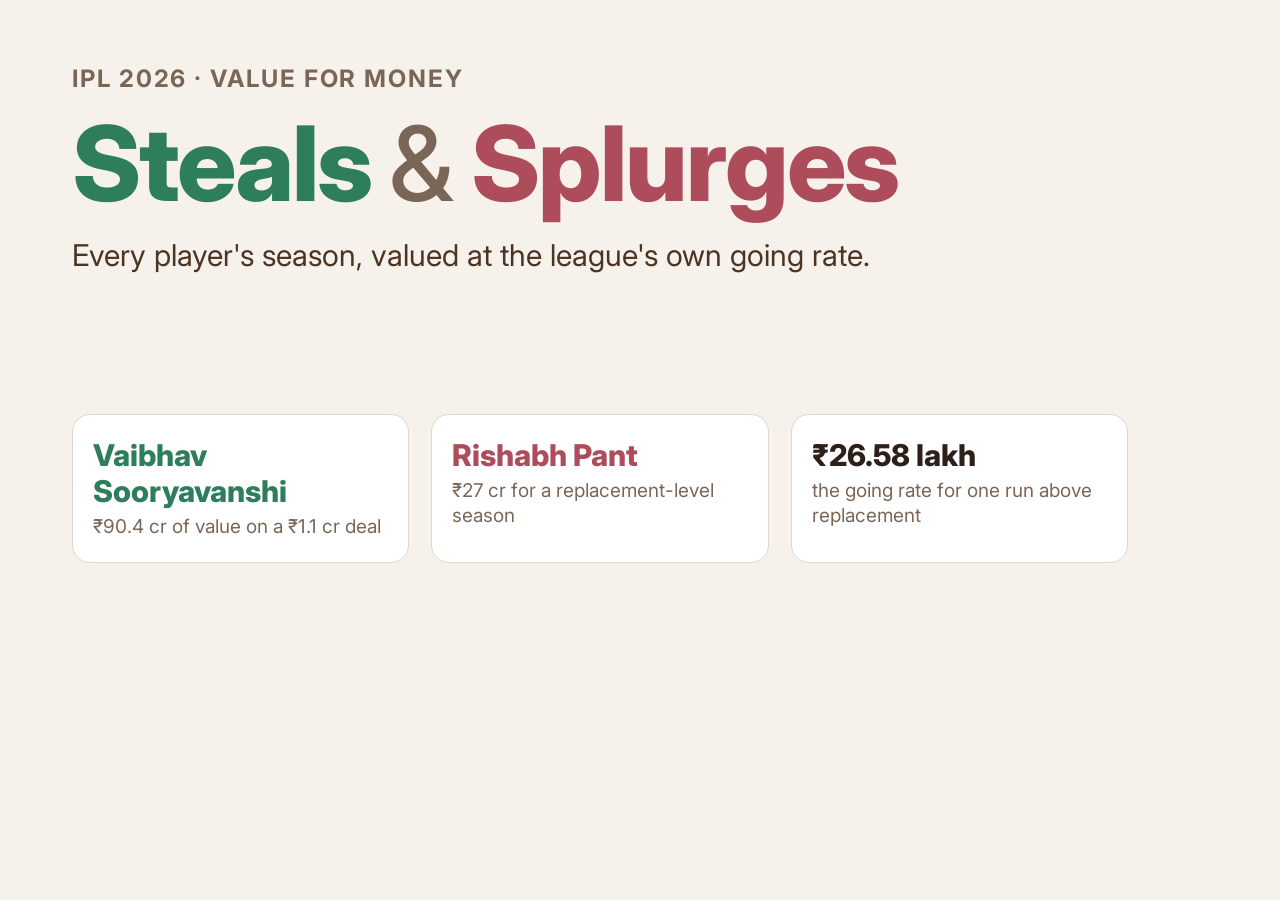
<file: tools/og_card.html>
<!doctype html>
<!-- Link-preview image for LinkedIn and other sites. Render at 1200x627:
     Chrome --headless=new --window-size=1200,627 --screenshot=site/og.png file://.../tools/og_card.html -->
<html><head><meta charset="utf-8">
<link href="https://fonts.googleapis.com/css2?family=Inter:wght@500;700;800&display=swap" rel="stylesheet">
<style>
  html, body { margin: 0; width: 1200px; height: 627px; overflow: hidden; }
  body { background: #F6F1EA; color: #2E2019; font-family: Inter, system-ui, sans-serif; -webkit-font-smoothing: antialiased; }
  .card { box-sizing: border-box; height: 627px; padding: 64px 72px; display: flex; flex-direction: column; }
  .kicker { font-size: 24px; font-weight: 700; letter-spacing: .08em; text-transform: uppercase; color: #7A6656; }
  h1 { font-size: 104px; line-height: 1; margin: 18px 0 0; font-weight: 800; letter-spacing: -.02em; }
  h1 .amp { color: #7A6656; font-weight: 500; }
  h1 .s { color: #2E7D5B; } h1 .p { color: #AD4C5B; }
  .lede { font-size: 30px; margin: 22px 0 0; color: #4B3424; max-width: 980px; }
  .row { display: flex; gap: 22px; margin-top: auto; }
  .stat { flex: 1; background: #fff; border-radius: 18px; padding: 22px 20px; border: 1px solid #E3D6C8; }
  .stat .v { font-size: 30px; font-weight: 800; }
  .stat .l { font-size: 19px; color: #7A6656; margin-top: 6px; line-height: 1.3; }
  .stat.s .v { color: #2E7D5B; } .stat.p .v { color: #AD4C5B; }
</style></head>
<body><div class="card">
  <div class="kicker">IPL 2026 · value for money</div>
  <h1><span class="s">Steals</span> <span class="amp">&amp;</span> <span class="p">Splurges</span></h1>
  <p class="lede">Every player's season, valued at the league's own going rate.</p>
  <div class="row" id="row"></div>
</div>
<script src="../site/data/season_2026.js"></script>
<script>
  // Same picks and formatting as the site's headline stats (regulars = 5+ matches).
  const d = window.SEASON_2026, reg = d.players.filter(p => p.matches >= 5);
  const cr = v => (v >= 10 ? v.toFixed(1) : v.toFixed(2)).replace(/\.?0+$/, "");
  const steal = [...reg].sort((a, b) => a.gap - b.gap)[0], splurge = [...reg].sort((a, b) => b.gap - a.gap)[0];
  document.getElementById("row").innerHTML = [
    ["s", steal.name, `₹${cr(steal.fair)} cr of value on a ₹${cr(steal.salary)}\u00a0cr\u00a0deal`],
    ["p", splurge.name, `₹${cr(splurge.salary)} cr for a replacement-level season`],
    ["", `₹${d.rate_lakh_per_run} lakh`, "the going rate for one run above replacement"],
  ].map(([c, v, l]) => `<div class="stat ${c}"><div class="v">${v}</div><div class="l">${l}</div></div>`).join("");
</script>
</body></html>
</file>
